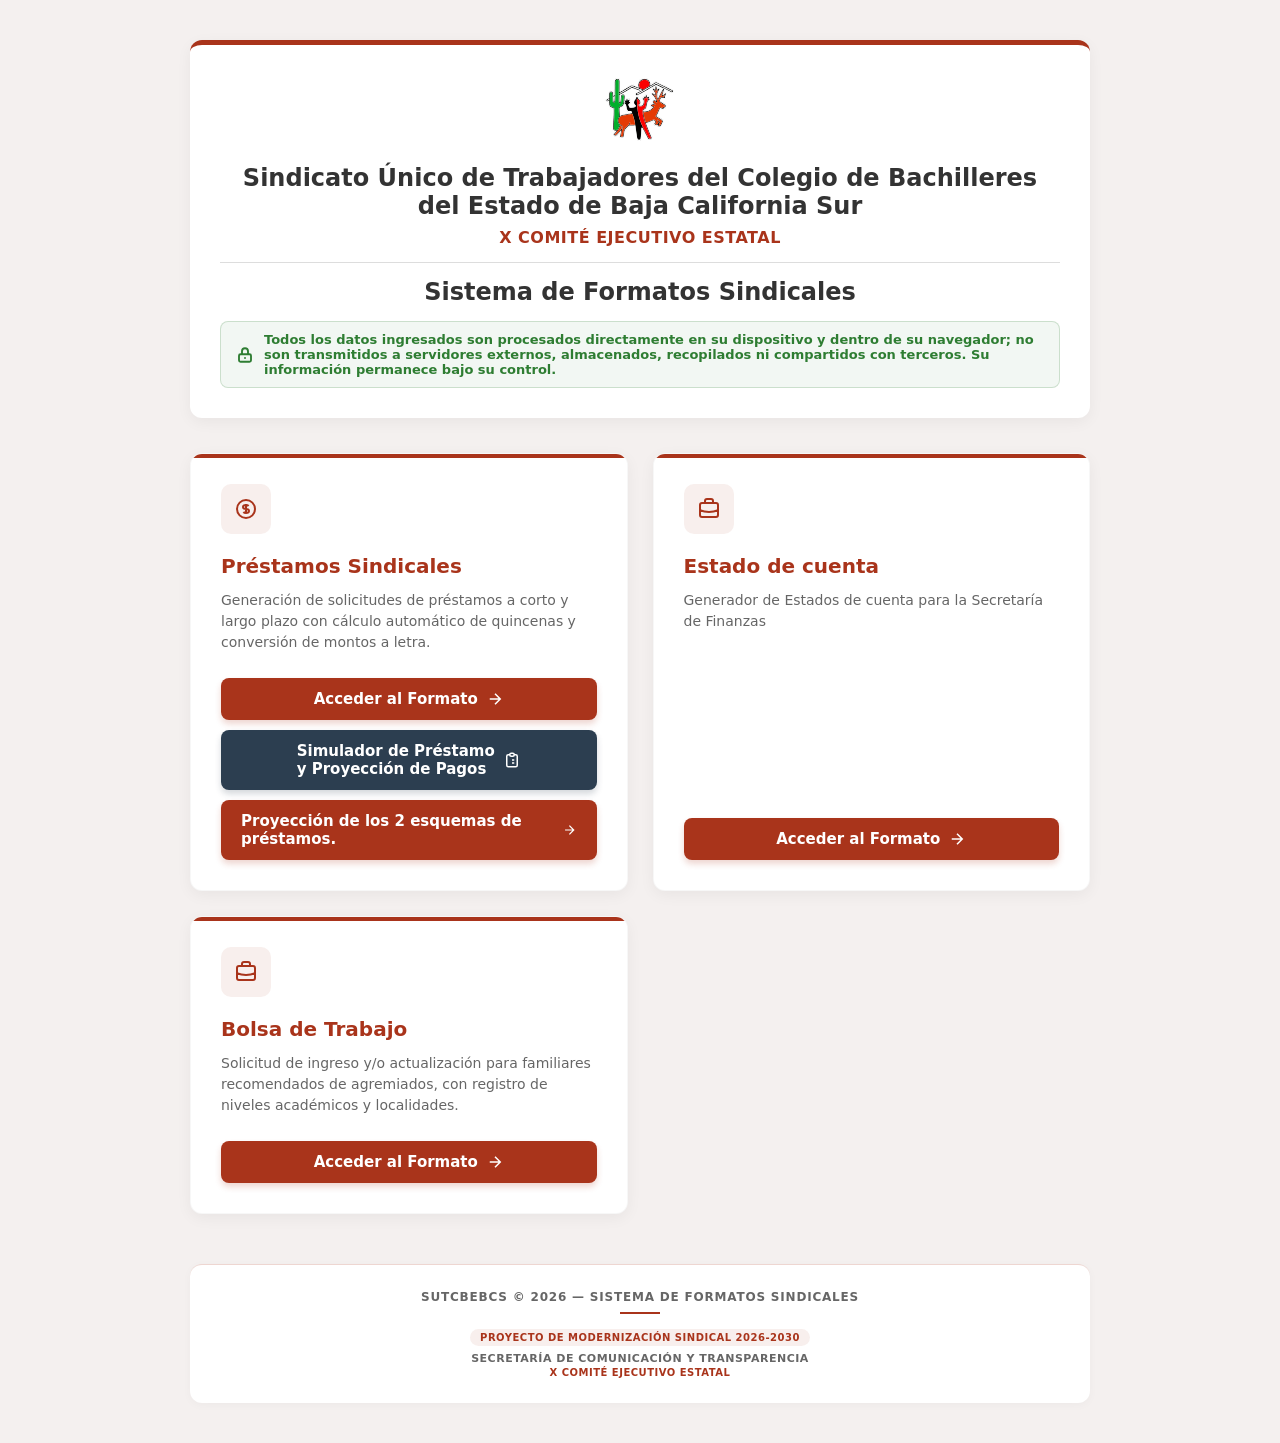
<file: index.html>
<!DOCTYPE html>
<html lang="es">
<head>
    <meta charset="UTF-8">
    <meta name="viewport" content="width=device-width, initial-scale=1.0">
    <title>Portal de Trámites Sindicales - SUTCBEBCS</title>
<style>
        :root {
            --primary: #A9341B;
            --primary-dark: #822714;
            --primary-light: #c04f37;
            --bg-color: #f4f0ef;
            --surface: #ffffff;
            --text: #333333;
            --text-muted: #666666;
            --border: #dddddd;
        }

        * { box-sizing: border-box; }

        body {
            background-color: var(--bg-color);
            font-family: 'Segoe UI', system-ui, -apple-system, sans-serif;
            margin: 0;
            padding: 40px 20px;
            color: var(--text);
            display: flex;
            flex-direction: column;
            min-height: 100vh;
            justify-content: space-between;
            align-items: center;
        }

        .portal-container {
            width: 100%;
            max-width: 900px;
            margin: 0 auto;
        }

        /* Encabezado Institucional */
        .header-card {
            background: var(--surface);
            padding: 30px;
            border-radius: 12px;
            box-shadow: 0 4px 15px rgba(0,0,0,0.05);
            text-align: center;
            margin-bottom: 35px;
            position: relative;
            border-top: 5px solid var(--primary);
        }

        .logo-institucional {
            width: 70px;
            height: auto;
            margin-bottom: 15px;
        }

        .header-card h1 {
            font-size: 20px;
            margin: 0 0 8px 0;
            color: var(--text);
            font-weight: 700;
        }

        .header-card h2 {
            color: var(--primary);
            font-size: 15px;
            margin: 0 0 15px 0;
            font-weight: 600;
            text-transform: uppercase;
            letter-spacing: 0.5px;
        }

        .portal-title {
            font-size: 22px;
            font-weight: 700;
            color: var(--text);
            margin-top: 10px;
            padding-top: 15px;
            border-top: 1px solid var(--border);
        }

        /* Estilo del Disclaimer de Privacidad */
        .privacy-disclaimer {
            display: flex;
            align-items: center;
            justify-content: center;
            gap: 10px;
            background: rgba(46, 125, 50, 0.06);
            border: 1px solid rgba(46, 125, 50, 0.2);
            color: #2e7d32;
            padding: 10px 15px;
            border-radius: 8px;
            font-size: 13px;
            font-weight: 600;
            margin-top: 15px;
            text-align: left;
        }

        .privacy-disclaimer svg {
            flex-shrink: 0;
            color: #2e7d32;
        }

        /* Cuadrícula de Tarjetas de Acceso */
        .cards-grid {
            display: grid;
            grid-template-columns: repeat(auto-fit, minmax(320px, 1fr));
            gap: 25px;
        }

        .card {
            background: var(--surface);
            border-radius: 12px;
            padding: 30px;
            box-shadow: 0 4px 15px rgba(0,0,0,0.05);
            transition: transform 0.3s ease, box-shadow 0.3s ease;
            display: flex;
            flex-direction: column;
            justify-content: space-between;
            border: 1px solid rgba(0,0,0,0.03);
            position: relative;
            overflow: hidden;
        }

        .card::before {
            content: "";
            position: absolute;
            top: 0; left: 0; right: 0;
            height: 4px;
            background: var(--primary);
            transition: height 0.3s ease;
        }

        .card:hover {
            transform: translateY(-6px);
            box-shadow: 0 12px 25px rgba(169, 52, 27, 0.12);
        }

        .card:hover::before {
            height: 8px;
        }

        .card-content h3 {
            font-size: 20px;
            color: var(--primary);
            margin: 0 0 12px 0;
            display: flex;
            align-items: center;
            gap: 10px;
        }

        .card-content p {
            font-size: 14px;
            color: var(--text-muted);
            line-height: 1.5;
            margin: 0 0 25px 0;
        }

        .card-icon {
            background: rgba(169, 52, 27, 0.08);
            width: 50px;
            height: 50px;
            border-radius: 10px;
            display: flex;
            align-items: center;
            justify-content: center;
            color: var(--primary);
            margin-bottom: 20px;
        }

        .btn-card {
            display: inline-flex;
            align-items: center;
            justify-content: center;
            gap: 8px;
            text-decoration: none;
            background-color: var(--primary);
            color: white;
            padding: 12px 20px;
            border-radius: 8px;
            font-size: 15px;
            font-weight: 600;
            transition: background-color 0.2s, box-shadow 0.2s;
            width: 100%;
            box-shadow: 0 4px 6px rgba(169, 52, 27, 0.2);
        }

        .btn-card:hover {
            background-color: var(--primary-dark);
            box-shadow: 0 6px 12px rgba(139, 39, 20, 0.3);
        }

        /* Créditos Institucionales / Footer */
        footer {
            margin-top: 50px;
            width: 100%;
            max-width: 900px;
            text-align: center;
            padding: 25px 20px;
            border-top: 1px solid rgba(169, 52, 27, 0.2);
            background: var(--surface);
            border-radius: 12px;
            box-shadow: 0 2px 10px rgba(0,0,0,0.03);
        }

        .footer-org {
            font-size: 12px;
            font-weight: 700;
            color: var(--text-muted);
            text-transform: uppercase;
            letter-spacing: 0.8px;
            margin-bottom: 6px;
        }

        .footer-divider {
            width: 40px;
            height: 2px;
            background: var(--primary);
            margin: 8px auto 12px auto;
        }

        @media(min-width: 768px) {
            .header-card h1 { font-size: 24px; }
            .header-card h2 { font-size: 16px; }
            .portal-title { font-size: 24px; }
        }

        .credits-container {
            margin-top: 8px;
        }
        .credits-badge {
            display: inline-block;
            font-size: 10px;
            font-weight: 700;
            text-transform: uppercase;
            color: var(--primary);
            background: rgba(169, 52, 27, 0.08);
            padding: 3px 10px;
            border-radius: 20px;
            margin-bottom: 6px;
            letter-spacing: 0.5px;
        }
        .footer-name {
            font-size: 13px;
            font-weight: 700;
            color: var(--text);
            margin-bottom: 2px;
        }
        .footer-role {
            font-size: 11px;
            color: var(--text-muted);
            font-weight: 600;
            text-transform: uppercase;
            letter-spacing: 0.5px;
        }
        .footer-committee {
            font-size: 10px;
            color: var(--primary);
            font-weight: 600;
            text-transform: uppercase;
            letter-spacing: 0.5px;
            margin-top: 2px;
        }
    </style>
</head>
<body>

    <div class="portal-container">
        <!-- Encabezado Institucional -->
        <div class="header-card">
            <img src="prestamo/logo.svg" class="logo-institucional" alt="Logo SUTCBEBCS">
            <h1>Sindicato Único de Trabajadores del Colegio de Bachilleres <br>del Estado de Baja California Sur</h1>
            <h2>X Comité Ejecutivo Estatal</h2>
            <div class="portal-title">Sistema de Formatos Sindicales</div>
            
            <!-- Aviso de Privacidad / Seguridad Local -->
            <div class="privacy-disclaimer">
                <svg width="18" height="18" fill="none" stroke="currentColor" stroke-width="2.5" viewBox="0 0 24 24"><path d="M12 15v2m-6 4h12a2 2 0 002-2v-6a2 2 0 00-2-2H6a2 2 0 00-2 2v6a2 2 0 002 2zm10-10V7a4 4 0 00-8 0v4h8z"></path></svg>
                <span>Todos los datos ingresados son procesados 
                    <strong>directamente en su dispositivo y dentro de su navegador</strong>; no son transmitidos a servidores externos, almacenados, recopilados ni compartidos con terceros. 
                    <strong>Su información permanece bajo su control.</strong></span>
            </div>
        </div>

        <!-- Tarjetas de Acceso a los Módulos -->
        <div class="cards-grid">
            
           <!-- Tarjeta Préstamos -->
            <div class="card">
                <div class="card-content">
                    <div class="card-icon">
                        <svg width="24" height="24" fill="none" stroke="currentColor" stroke-width="2" viewBox="0 0 24 24"><path d="M12 8c-1.657 0-3 .895-3 2s1.343 2 3 2 3 .895 3 2-1.343 2-3 2m0-8c1.11 0 2.08.402 2.599 1M12 8V7m0 1v8m0 0v1m0-1c-1.11 0-2.08-.402-2.599-1M21 12a9 9 0 11-18 0 9 9 0 0118 0z"></path></svg>
                    </div>
                    <h3>Préstamos Sindicales</h3>
                    <p>Generación de solicitudes de préstamos a corto y largo plazo con cálculo automático de quincenas y conversión de montos a letra.</p>
                </div>
                <div style="display: flex; flex-direction: column; gap: 10px;">
                    <a href="prestamo/index.html" class="btn-card">
                        Acceder al Formato
                        <svg width="18" height="18" fill="none" stroke="currentColor" stroke-width="2" viewBox="0 0 24 24"><path d="M5 12h14M12 5l7 7-7 7"></path></svg>
                    </a>
                    <a href="prestamo/calculadora.html" class="btn-card" style="background-color: #2c3e50; box-shadow: 0 4px 6px rgba(44, 62, 80, 0.2);">
                        Simulador de Préstamo <br> y Proyección de Pagos
                        <svg width="18" height="18" fill="none" stroke="currentColor" stroke-width="2" viewBox="0 0 24 24"><path d="M9 5H7a2 2 0 00-2 2v12a2 2 0 002 2h10a2 2 0 002-2V7a2 2 0 00-2-2h-2M9 5a2 2 0 002 2h2a2 2 0 002-2M9 5a2 2 0 012-2h2a2 2 0 012 2m-3 7h3m-3 4h3m-6-4h.01M9 16h.01"></path></svg>
                    </a>
                    <a href="prestamo/propuesta_prestamos.html" class="btn-card">
                        Proyección de los 2 esquemas de préstamos.
                        <svg width="18" height="18" fill="none" stroke="currentColor" stroke-width="2" viewBox="0 0 24 24"><path d="M5 12h14M12 5l7 7-7 7"></path></svg>
                    </a>
                </div>
            </div>

            <!-- Estado de Cuenta -->
            <div class="card">
                <div class="card-content">
                    <div class="card-icon">
                        <svg width="24" height="24" fill="none" stroke="currentColor" stroke-width="2" viewBox="0 0 24 24"><path d="M21 13.255A23.931 23.931 0 0112 15c-3.183 0-6.22-.62-9-1.745M16 6V4a2 2 0 00-2-2h-4a2 2 0 00-2 2v2m4 6h.01M5 20h14a2 2 0 002-2V8a2 2 0 00-2-2H5a2 2 0 00-2 2v10a2 2 0 002 2z"></path></svg>
                    </div>
                    <h3>Estado de cuenta</h3>
                    <p>Generador de Estados de cuenta para la Secretaría de Finanzas</p>
                </div>
                <a href="edocuenta/estado_cuenta_sutcbebcs.html" class="btn-card">
                    Acceder al Formato
                    <svg width="18" height="18" fill="none" stroke="currentColor" stroke-width="2" viewBox="0 0 24 24"><path d="M5 12h14M12 5l7 7-7 7"></path></svg>
                </a>
            </div>

            <!-- Tarjeta Bolsa de Trabajo -->
            <div class="card">
                <div class="card-content">
                    <div class="card-icon">
                        <svg width="24" height="24" fill="none" stroke="currentColor" stroke-width="2" viewBox="0 0 24 24"><path d="M21 13.255A23.931 23.931 0 0112 15c-3.183 0-6.22-.62-9-1.745M16 6V4a2 2 0 00-2-2h-4a2 2 0 00-2 2v2m4 6h.01M5 20h14a2 2 0 002-2V8a2 2 0 00-2-2H5a2 2 0 00-2 2v10a2 2 0 002 2z"></path></svg>
                    </div>
                    <h3>Bolsa de Trabajo</h3>
                    <p>Solicitud de ingreso y/o actualización para familiares recomendados de agremiados, con registro de niveles académicos y localidades.</p>
                </div>
                <a href="bolsatrabajo/index.html" class="btn-card">
                    Acceder al Formato
                    <svg width="18" height="18" fill="none" stroke="currentColor" stroke-width="2" viewBox="0 0 24 24"><path d="M5 12h14M12 5l7 7-7 7"></path></svg>
                </a>
            </div>

        </div>
    </div>

    <footer>
        <div class="footer-org">SUTCBEBCS © 2026 — Sistema de Formatos Sindicales</div>
        <div class="footer-divider"></div>        
        <div class="credits-container">
            <span class="credits-badge">Proyecto de Modernización Sindical 2026-2030</span>
            <div class="footer-role">Secretaría de Comunicación y Transparencia</div>
            <div class="footer-committee">X Comité Ejecutivo Estatal</div>
        </div>
    </footer>
</body>
</html>
</file>
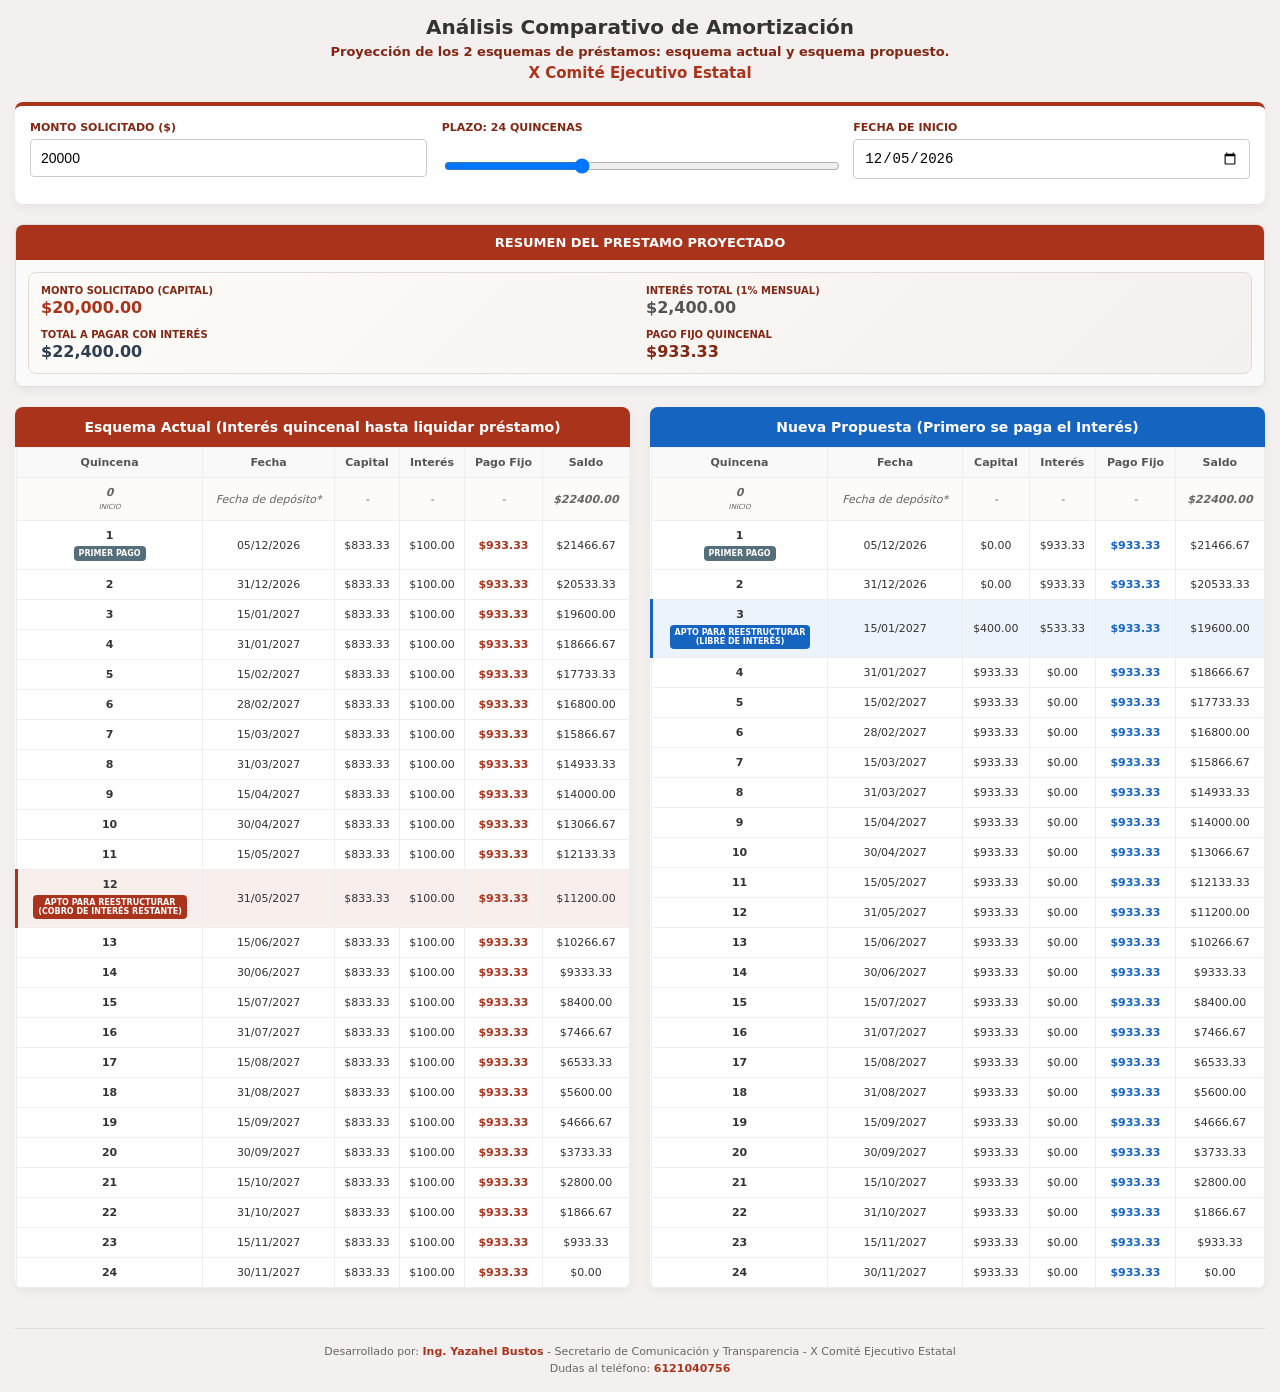
<file: Propuesta de prestamos.html>
<!DOCTYPE html>
<html lang="es">
<head>
    <meta charset="UTF-8">
    <meta name="viewport" content="width=device-width, initial-scale=1.0">
    <title>Comparativo de Préstamos - SUTCBEBCS</title>
    <style>
        :root {
            --primary: #A9341B;
            --primary-dark: #822714;
            --blue: #1565c0;
            --bg-color: #f4f0ef;
            --text: #333333;
        }
        * { box-sizing: border-box; }
        body { 
            font-family: 'Segoe UI', system-ui, -apple-system, sans-serif; 
            background: var(--bg-color); 
            margin: 0; 
            padding: 15px; 
            color: var(--text); 
            -webkit-text-size-adjust: 100%;
        }
        .header { text-align: center; margin-bottom: 20px; }
        .header h1 { font-size: 20px; color: var(--text); margin: 0; }
        .header h2 { color: var(--primary); font-size: 15px; margin: 5px 0 0 0; }
        .header h3 { color: var(--primary-dark); font-size: 13px; margin: 5px 0 0 0; }
        
        .controls { 
            background: white; 
            padding: 15px; 
            border-radius: 8px; 
            box-shadow: 0 4px 10px rgba(0,0,0,0.05); 
            margin-bottom: 20px; 
            display: grid; 
            grid-template-columns: repeat(3, 1fr); 
            gap: 15px; 
            border-top: 4px solid var(--primary); 
        }
        .field label { font-size: 11px; font-weight: bold; color: var(--primary-dark); display: block; margin-bottom: 5px; }
        .field input { width: 100%; padding: 10px; border: 1px solid #ccc; border-radius: 4px; box-sizing: border-box; font-size: 14px; }
        
        /* Estilos de Sección y Resumen Financiero */
        .section { border: 1px solid #dddddd; border-radius: 8px; margin-bottom: 20px; overflow: hidden; background: white; box-shadow: 0 4px 10px rgba(0,0,0,0.05); }
        .section-title { background: var(--primary); color: white; padding: 10px 15px; font-weight: 600; font-size: 13px; text-align: center; }
        .section-body { padding: 12px; background: rgba(250, 249, 249, 0.85); }
        
        .summary-box {
            display: grid;
            grid-template-columns: repeat(2, 1fr);
            gap: 12px;
            background: linear-gradient(135deg, #fdfbf7 0%, #f4f0ef 100%);
            border: 1px solid #e2dad6;
            border-radius: 8px;
            padding: 12px;
        }
        .summary-item {
            display: flex;
            flex-direction: column;
        }
        .summary-label {
            font-size: 10px;
            font-weight: 700;
            color: var(--primary-dark);
            text-transform: uppercase;
        }
        .summary-value {
            font-size: 16px;
            font-weight: bold;
            color: var(--text);
            margin-top: 2px;
        }

        .grid-container { display: grid; grid-template-columns: 1fr 1fr; gap: 20px; }
        
        .panel { background: white; border-radius: 8px; overflow: hidden; box-shadow: 0 4px 10px rgba(0,0,0,0.05); margin-bottom: 15px; }
        .panel-header { padding: 12px; color: white; text-align: center; font-weight: bold; font-size: 14px; }
        .bg-primary { background: var(--primary); }
        .bg-blue { background: var(--blue); }
        
        /* Contenedor con scroll táctil para las tablas en móviles */
        .table-responsive {
            width: 100%;
            overflow-x: auto;
            -webkit-overflow-scrolling: touch;
        }
        
        table { width: 100%; border-collapse: collapse; font-size: 11px; min-width: 480px; }
        th, td { border: 1px solid #eee; padding: 8px 6px; text-align: center; }
        th { background: #f9f9f9; color: #555; font-size: 11px; }
        
        /* Fila cero (Inicio) */
        .row-zero { background-color: #fcfbfa; font-style: italic; color: #666; }

        /* Resaltados Nueva Propuesta (Azul) */
        .reestructura-row { background-color: rgba(21, 101, 192, 0.08); border-left: 3px solid var(--blue); }
        .badge-reestructura { background: var(--blue); }
        
        /* Resaltados Esquema Actual (Rojo) */
        .reestructura-row-a { background-color: rgba(169, 52, 27, 0.08); border-left: 3px solid var(--primary); }
        .badge-reestructura-a { background: var(--primary); }

        /* Badge Primer Pago */
        .badge-primer { background: #546e7a; color: white; }

        .badge { font-size: 8px; padding: 3px 5px; border-radius: 4px; color: white; display: inline-block; margin-top: 4px; text-transform: uppercase; font-weight: bold;}
        
        /* Estilos del Footer */
        footer {
            text-align: center;
            margin-top: 25px;
            padding-top: 15px;
            border-top: 1px solid #dddddd;
            color: #666666;
            font-size: 11px;
            line-height: 1.5;
        }
        footer strong {
            color: var(--primary);
            font-weight: 700;
        }

        /* --- MEDIA QUERIES PARA ADAPTACIÓN MÓVIL EXACTA --- */
        @media(max-width: 900px) { 
            .grid-container { grid-template-columns: 1fr; } 
            .controls { grid-template-columns: 1fr; gap: 12px; } 
        }
        
        @media(max-width: 480px) {
            body { padding: 8px; }
            .header h1 { font-size: 17px; }
            .header h2 { font-size: 13px; }
            .header h3 { font-size: 11px; }
            .summary-box { grid-template-columns: 1fr; }
            .summary-value { font-size: 15px; }
        }
    </style>
</head>
<body>

<div class="header">
    <h1>Análisis Comparativo de Amortización</h1>
    <h3>Proyección de los 2 esquemas de préstamos: esquema actual y esquema propuesto.</h3> 
    <h2>X Comité Ejecutivo Estatal</h2>
</div>

<div class="controls">
    <div class="field">
        <label>MONTO SOLICITADO ($)</label>
        <input type="number" id="calc_monto" min="5000" max="60000" value="20000" oninput="calcularAmbos()">
    </div>
    <div class="field">
        <label>PLAZO: <span id="lbl_quincenas">24</span> QUINCENAS</label>
        <input type="range" id="calc_quincenas" min="6" max="60" value="24" oninput="calcularAmbos()" style="cursor:pointer; margin-top: 8px;">
    </div>
    <div class="field">
        <label>FECHA DE INICIO</label>
        <input type="date" id="calc_fecha" onchange="calcularAmbos()">
    </div>
</div>

<!-- Resumen Financiero Global -->
<div class="section">
    <div class="section-title">RESUMEN DEL PRESTAMO PROYECTADO</div>
    <div class="section-body">
        <div class="summary-box">
            <div class="summary-item">
                <span class="summary-label">Monto Solicitado (Capital)</span>
                <span id="res_capital" class="summary-value" style="color: var(--primary);">$0.00</span>
            </div>
            <div class="summary-item">
                <span class="summary-label">Interés Total (1% Mensual)</span>
                <span id="res_interes" class="summary-value" style="color: #555;">$0.00</span>
            </div>
            <div class="summary-item">
                <span class="summary-label">Total a Pagar con Interés</span>
                <span id="res_total" class="summary-value" style="color: #2c3e50;">$0.00</span>
            </div>
            <div class="summary-item">
                <span class="summary-label">Pago Fijo Quincenal</span>
                <span id="res_pago_q" class="summary-value" style="color: var(--primary-dark);">$0.00</span>
            </div>
        </div>
    </div>
</div>

<div class="grid-container">
    <!-- PANEL 1: ESQUEMA ACTUAL -->
    <div class="panel">
        <div class="panel-header bg-primary">Esquema Actual (Interés quincenal hasta liquidar préstamo)</div>
        <div class="table-responsive">
            <table>
                <thead>
                    <tr><th>Quincena</th><th>Fecha</th><th>Capital</th><th>Interés</th><th>Pago Fijo</th><th>Saldo</th></tr>
                </thead>
                <tbody id="tb_actual"></tbody>
            </table>
        </div>
    </div>

    <!-- PANEL 2: NUEVA PROPUESTA -->
    <div class="panel">
        <div class="panel-header bg-blue">Nueva Propuesta (Primero se paga el Interés)</div>
        <div class="table-responsive">
            <table>
                <thead>
                    <tr><th>Quincena</th><th>Fecha</th><th>Capital</th><th>Interés</th><th>Pago Fijo</th><th>Saldo</th></tr>
                </thead>
                <tbody id="tb_propuesta"></tbody>
            </table>
        </div>
    </div>
</div>

<footer>
    Desarrollado por: <strong>Ing. Yazahel Bustos</strong> - Secretario de Comunicación y Transparencia - X Comité Ejecutivo Estatal <br> Dudas al teléfono: <strong>6121040756</strong>
</footer>

<script>
    // Configuración de fechas inicial
    let hoy = new Date();
    document.getElementById('calc_fecha').value = hoy.toISOString().split('T')[0];

    // Validación automática al perder el foco (blur) para montos menores a $5,000
    document.getElementById('calc_monto').addEventListener('blur', function() {
        let montoVal = parseFloat(this.value);
        if (isNaN(montoVal) || montoVal < 5000) {
            this.value = 5000;
            calcularAmbos();
        }
    });

    function obtenerSiguienteQuincena(fechaStr) {
        let partes = fechaStr.split('-');
        let y = parseInt(partes[0]), m = parseInt(partes[1]) - 1, d = parseInt(partes[2]);
        let next = d <= 15 ? new Date(y, m + 1, 0) : new Date(y, m + 1, 15);
        return next.toISOString().split('T')[0];
    }
    
    function formatearFecha(f) {
        let p = f.split('-'); return `${p[2]}/${p[1]}/${p[0]}`;
    }

    function calcularAmbos() {
        let montoInput = document.getElementById('calc_monto');
        let monto = parseFloat(montoInput.value) || 0;
        
        // Limitar estrictamente al máximo permitido en tiempo real ($60,000)
        if (monto > 60000) {
            monto = 60000;
            montoInput.value = 60000;
        }
        
        let quincenas = parseInt(document.getElementById('calc_quincenas').value);
        document.getElementById('lbl_quincenas').textContent = quincenas;
        let fecha = document.getElementById('calc_fecha').value;

        let interesTotal = monto * 0.01 * (quincenas / 2);
        let totalPagar = monto + interesTotal;
        let pagoFijo = quincenas > 0 ? totalPagar / quincenas : 0;

        // Actualizar valores en el Resumen Financiero Global
        document.getElementById('res_capital').textContent = '$' + monto.toLocaleString('es-MX', {minimumFractionDigits: 2, maximumFractionDigits: 2});
        document.getElementById('res_interes').textContent = '$' + interesTotal.toLocaleString('es-MX', {minimumFractionDigits: 2, maximumFractionDigits: 2});
        document.getElementById('res_total').textContent = '$' + totalPagar.toLocaleString('es-MX', {minimumFractionDigits: 2, maximumFractionDigits: 2});
        document.getElementById('res_pago_q').textContent = '$' + pagoFijo.toLocaleString('es-MX', {minimumFractionDigits: 2, maximumFractionDigits: 2});

        let fechas = [];
        let fTemp = fecha;
        for(let i=0; i<quincenas; i++) {
            fechas.push(fTemp);
            fTemp = obtenerSiguienteQuincena(fTemp);
        }

        let tbActual = document.getElementById('tb_actual');
        let tbPropuesta = document.getElementById('tb_propuesta');
        tbActual.innerHTML = ''; tbPropuesta.innerHTML = '';

        // --- FILA 0: INICIO DEL PRÉSTAMO (Común para ambos paneles) ---
        let filaCeroHtml = `
            <tr class="row-zero">
                <td><b>0</b><br><span style="font-size: 7px; text-transform: uppercase;">Inicio</span></td>
                <td>Fecha de depósito*</td>
                <td>-</td>
                <td>-</td>
                <td>-</td>
                <td><b>$${totalPagar.toFixed(2)}</b></td>
            </tr>
        `;
        tbActual.innerHTML += filaCeroHtml;
        tbPropuesta.innerHTML += filaCeroHtml;

        // Variables comunes
        let umbral = monto / 2;

        // Variables Esquema Actual
        let capQ = monto / quincenas, intQ = interesTotal / quincenas;
        let saldoA = monto + interesTotal;
        let capitalPendienteA = monto;
        let mostroReestructuraA = false;

        // Variables Nueva Propuesta
        let interesPendiente = interesTotal;
        let capitalPendiente = monto;
        let saldoP = monto + interesTotal;
        let mostroReestructura = false;

        for(let i=1; i<=quincenas; i++) {
            
            // Badge genérico para la quincena 1
            let badgePrimerPagoHtml = (i === 1) ? `<br><span class="badge badge-primer">Primer Pago</span>` : '';

            // ----- LÓGICA Y RENDERIZADO: ESQUEMA ACTUAL -----
            saldoA -= pagoFijo; if(saldoA < 0.01) saldoA = 0;
            capitalPendienteA -= capQ;

            let esReestructuraA = false;
            // Detona al 50% del capital
            if(capitalPendienteA <= (umbral + 0.01) && !mostroReestructuraA && i !== quincenas) {
                esReestructuraA = true; 
                mostroReestructuraA = true;
            }

            let claseA = esReestructuraA ? 'reestructura-row-a' : '';
            let badgeHtmlA = esReestructuraA ? `<br><span class="badge badge-reestructura-a">Apto para reestructurar<br>(cobro de interés restante)</span>` : '';

            tbActual.innerHTML += `<tr class="${claseA}">
                <td><b>${i}</b> ${badgePrimerPagoHtml} ${badgeHtmlA}</td><td>${formatearFecha(fechas[i-1])}</td>
                <td>$${capQ.toFixed(2)}</td><td>$${intQ.toFixed(2)}</td>
                <td style="color:var(--primary); font-weight:bold;">$${pagoFijo.toFixed(2)}</td>
                <td>$${saldoA.toFixed(2)}</td>
            </tr>`;

            // ----- LÓGICA Y RENDERIZADO: NUEVA PROPUESTA -----
            let capFila = 0, intFila = 0;
            
            if(interesPendiente > 0) {
                if(interesPendiente >= (pagoFijo - 0.01)) { // Tolerancia decimal
                    intFila = pagoFijo; 
                    interesPendiente -= pagoFijo;
                } else {
                    intFila = interesPendiente; 
                    capFila = pagoFijo - interesPendiente; 
                    interesPendiente = 0; 
                    capitalPendiente -= capFila;
                }
            } else { 
                capFila = pagoFijo; 
                capitalPendiente -= capFila; 
            }
            
            if(interesPendiente < 0.01) interesPendiente = 0;
            saldoP -= pagoFijo; if(saldoP < 0.01) saldoP = 0;

            let esReestructura = false;
            // Detona en cuanto el interés se liquida a $0.00
            if(interesPendiente === 0 && !mostroReestructura && i !== quincenas) {
                esReestructura = true; 
                mostroReestructura = true;
            }

            let claseP = esReestructura ? 'reestructura-row' : '';
            let badgeHtml = esReestructura ? `<br><span class="badge badge-reestructura">Apto para reestructurar<br>(Libre de Interés)</span>` : '';

            tbPropuesta.innerHTML += `<tr class="${claseP}">
                <td><b>${i}</b> ${badgePrimerPagoHtml} ${badgeHtml}</td><td>${formatearFecha(fechas[i-1])}</td>
                <td>$${capFila.toFixed(2)}</td><td>$${intFila.toFixed(2)}</td>
                <td style="color:var(--blue); font-weight:bold;">$${pagoFijo.toFixed(2)}</td>
                <td>$${saldoP.toFixed(2)}</td>
            </tr>`;
        }
    }
    
    calcularAmbos();
</script>
</body>
</html>
</file>
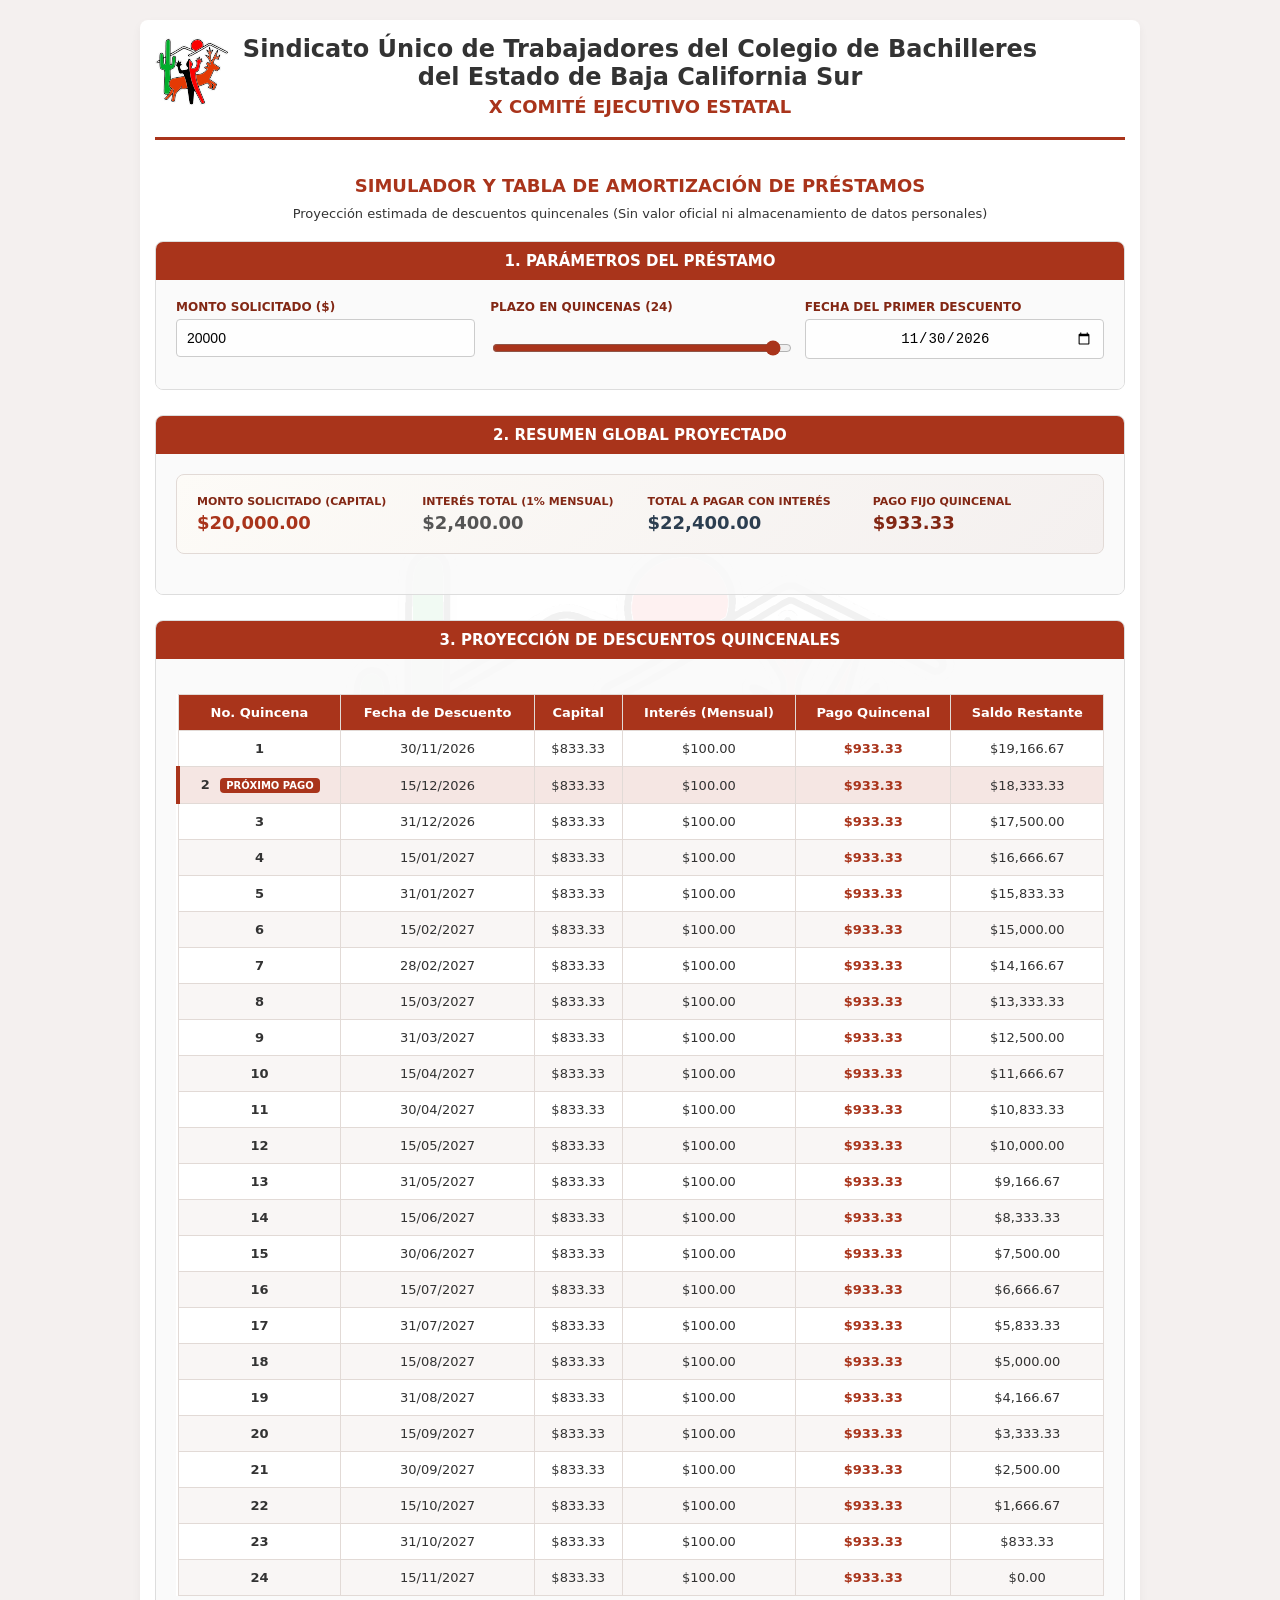
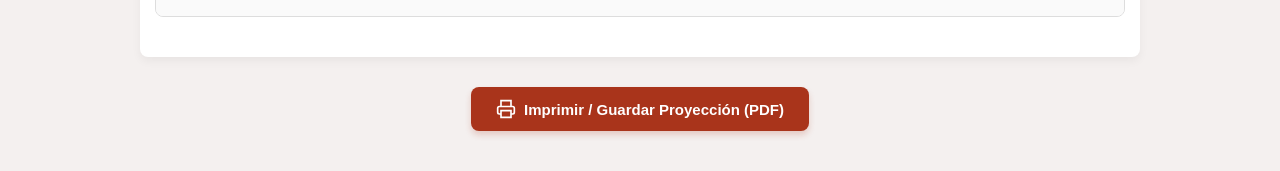
<file: prestamo/calculadora.html>
<!DOCTYPE html>
<html lang="es">
<head>
    <meta charset="UTF-8">
    <meta name="viewport" content="width=device-width, initial-scale=1.0">
    <title>Simulador de Pagos y Tabla de Amortización - SUTCBEBCS</title>
    <link rel="stylesheet" href="style.css">
    <style>
        .amort-table {
            width: 100%;
            border-collapse: collapse;
            margin-top: 15px;
            font-size: 13px;
            background: white;
        }
        .amort-table th, .amort-table td {
            border: 1px solid #e2dad6;
            padding: 10px 12px;
            text-align: center;
        }
        .amort-table th {
            background-color: var(--primary);
            color: white;
            font-weight: 600;
        }
        .amort-table tr:nth-child(even) {
            background-color: #f9f6f5;
        }
        .summary-box {
            display: grid;
            grid-template-columns: repeat(auto-fit, minmax(200px, 1fr));
            gap: 15px;
            background: linear-gradient(135deg, #fdfbf7 0%, #f4f0ef 100%);
            border: 1px solid #e2dad6;
            border-radius: 8px;
            padding: 20px;
            margin-bottom: 20px;
        }
        .summary-item {
            display: flex;
            flex-direction: column;
        }
        .summary-label {
            font-size: 11px;
            font-weight: 700;
            color: var(--primary-dark);
            text-transform: uppercase;
        }
        .summary-value {
            font-size: 18px;
            font-weight: bold;
            color: var(--text);
            margin-top: 4px;
        }
        /* Estilo para resaltar la quincena actual / próximo pago */
        .amort-table tr.current-row {
            background-color: rgba(169, 52, 27, 0.12) !important;
            border-left: 4px solid var(--primary);
        }
        .current-badge {
            background-color: var(--primary);
            color: white;
            font-size: 10px;
            font-weight: 700;
            padding: 2px 6px;
            border-radius: 4px;
            text-transform: uppercase;
            margin-left: 6px;
            display: inline-block;
        }

        /* Estilos optimizados y profesionales para impresión en 1 sola hoja */
        @media print {
            @page {
                size: portrait;
                margin: 8mm;
            }

            /* Ocultar elementos de navegación y controles de edición */
            .top-bar, 
            div[style*="margin-top: 30px; text-align: center;"] {
                display: none !important;
            }

            /* Ocultar por completo la sección 1 (Parámetros) al imprimir para ganar espacio limpio */
            .section:nth-of-type(1) {
                display: none !important;
            }

            body {
                background: white !important;
                padding: 0 !important;
                font-size: 10px !important;
                color: #222 !important;
                font-family: 'Segoe UI', Arial, sans-serif !important;
            }

            .sheet {
                box-shadow: none !important;
                border: none !important;
                padding: 0 !important;
                margin: 0 !important;
                width: 100% !important;
            }

            .app-container {
                max-width: 100% !important;
                padding: 0 !important;
            }

            .header {
                margin-bottom: 8px !important;
                border-bottom: 2px solid var(--primary);
                padding-bottom: 6px;
            }

            .header img.logo-institucional {
                width: 45px !important;
                margin-bottom: 2px !important;
            }

            .header h1 {
                font-size: 14px !important;
                margin-bottom: 2px !important;
                color: #111 !important;
            }

            .header h2 {
                font-size: 10px !important;
                margin-bottom: 4px !important;
                color: var(--primary) !important;
            }

            .section-title-main {
                font-size: 13px !important;
                margin-bottom: 2px !important;
                font-weight: bold;
                color: #111 !important;
            }

            /* Subtítulo aclaratorio más sutil */
            div[style*="text-align: center; margin-bottom: 20px;"] {
                font-size: 9px !important;
                margin-bottom: 8px !important;
                color: #666 !important;
            }

            .section {
                margin-bottom: 8px !important;
            }

            .section-title {
                background: var(--primary) !important;
                color: white !important;
                -webkit-print-color-adjust: exact;
                print-color-adjust: exact;
                padding: 4px 8px !important;
                font-size: 10.5px !important;
                margin-bottom: 4px !important;
                border-radius: 4px 4px 0 0;
            }

            /* Estilo ejecutivo para el resumen global */
            .summary-box {
                background: #fdfbf7 !important;
                -webkit-print-color-adjust: exact;
                print-color-adjust: exact;
                border: 1px solid #dcd6d0 !important;
                padding: 8px 12px !important;
                margin-bottom: 8px !important;
                gap: 8px !important;
                border-radius: 0 0 6px 6px;
            }

            .summary-value {
                font-size: 13px !important;
            }

            .summary-label {
                font-size: 9px !important;
                color: #555 !important;
            }

            /* Estilo impecable para la tabla de amortización */
            .amort-table {
                font-size: 10px !important;
                margin-top: 2px !important;
                border-collapse: collapse !important;
                width: 100% !important;
            }

            .amort-table th {
                background-color: var(--primary) !important;
                color: white !important;
                -webkit-print-color-adjust: exact;
                print-color-adjust: exact;
                padding: 4px 6px !important;
                font-size: 10px !important;
            }

            .amort-table td {
                padding: 3.5px 6px !important;
                border: 1px solid #dcd6d0 !important;
            }

            .amort-table tr:nth-child(even) {
                background-color: #faf8f6 !important;
                -webkit-print-color-adjust: exact;
                print-color-adjust: exact;
            }

            /* Fila de la quincena actual / próximo pago */
            .amort-table tr.current-row {
                background-color: rgba(169, 52, 27, 0.08) !important;
                -webkit-print-color-adjust: exact;
                print-color-adjust: exact;
                border-left: 3px solid var(--primary) !important;
            }

            .current-badge {
                border: 1px solid var(--primary);
                color: var(--primary) !important;
                background: white !important;
                -webkit-print-color-adjust: exact;
                print-color-adjust: exact;
                font-size: 8px !important;
                padding: 1px 4px !important;
                font-weight: bold;
                border-radius: 3px;
            }
        }
    </style>
</head>
<body>

<div class="app-container" style="max-width: 1000px;">
    <div class="sheet">
        <div class="header">
            <img src="logo.svg" class="logo-institucional" alt="Logo SUTCBEBCS">
            <h1>Sindicato Único de Trabajadores del Colegio de Bachilleres <br> del Estado de Baja California Sur</h1>
            <h2>X COMITÉ EJECUTIVO ESTATAL</h2>
        </div>
        
        <div class="section-title-main">SIMULADOR Y TABLA DE AMORTIZACIÓN DE PRÉSTAMOS</div>
        <div style="text-align: center; margin-bottom: 20px; font-size: 13px; color: var(--text-muted);">
            Proyección estimada de descuentos quincenales (Sin valor oficial ni almacenamiento de datos personales)
        </div>

        <!-- Parámetros de Entrada -->
        <div class="section">
            <div class="section-title">1. PARÁMETROS DEL PRÉSTAMO</div>
            <div class="section-body grid">
                <div class="field col-span-4">
                    <label>MONTO SOLICITADO ($)</label>
                    <input type="number" id="calc_monto" step="0.01" min="100" max="20000" value="20000" oninput="calcularTabla()">
                </div>
                <div class="field col-span-4">
                    <label>PLAZO EN QUINCENAS (<span id="lbl_quincenas">24</span>)</label>
                    <input type="range" id="calc_quincenas" min="1" max="24" value="24" step="1" oninput="calcularTabla()" style="width: 100%; margin-top: 10px; cursor: pointer;">
                </div>
                <div class="field col-span-4">
                    <label>FECHA DEL PRIMER DESCUENTO</label>
                    <input type="date" id="calc_fecha" onchange="calcularTabla()" style="text-align: center;">
                </div>
            </div>
        </div>

        <!-- Resumen Financiero -->
        <div class="section">
            <div class="section-title">2. RESUMEN GLOBAL PROYECTADO</div>
            <div class="section-body">
                <div class="summary-box">
                    <div class="summary-item">
                        <span class="summary-label">Monto Solicitado (Capital)</span>
                        <span id="res_capital" class="summary-value" style="color: var(--primary);">$0.00</span>
                    </div>
                    <div class="summary-item">
                        <span class="summary-label">Interés Total (1% Mensual)</span>
                        <span id="res_interes" class="summary-value" style="color: #555;">$0.00</span>
                    </div>
                    <div class="summary-item">
                        <span class="summary-label">Total a Pagar con Interés</span>
                        <span id="res_total" class="summary-value" style="color: #2c3e50;">$0.00</span>
                    </div>
                    <div class="summary-item">
                        <span class="summary-label">Pago Fijo Quincenal</span>
                        <span id="res_pago_q" class="summary-value" style="color: var(--primary-dark);">$0.00</span>
                    </div>
                </div>
            </div>
        </div>

        <!-- Tabla Detallada de Amortización -->
        <div class="section">
            <div class="section-title">3. PROYECCIÓN DE DESCUENTOS QUINCENALES</div>
            <div class="section-body" style="overflow-x: auto;">
                <table class="amort-table">
                    <thead>
                        <tr>
                            <th>No. Quincena</th>
                            <th>Fecha de Descuento</th>
                            <th>Capital</th>
                            <th>Interés (Mensual)</th>
                            <th>Pago Quincenal</th>
                            <th>Saldo Restante</th>
                        </tr>
                    </thead>
                    <tbody id="tabla_amortizacion">
                        <!-- Generado por JavaScript -->
                    </tbody>
                </table>
            </div>
        </div>

    </div>
</div>

<script>
    // Función para obtener la quincena anterior (15 o fin de mes) menor o igual a la fecha de referencia
    function obtenerQuincenaAnterior(fechaRef) {
        let y = fechaRef.getFullYear();
        let m = fechaRef.getMonth(); // 0-11
        
        let c1 = new Date(y, m, 0);     // Fin del mes anterior
        let c2 = new Date(y, m, 15);    // 15 del mes actual
        let c3 = new Date(y, m + 1, 0); // Fin del mes actual

        let candidatos = [c1, c2, c3].filter(c => c <= fechaRef);
        let maxDate = new Date(Math.max.apply(null, candidatos));
        return maxDate.toISOString().split('T')[0];
    }

    // Función para calcular la siguiente quincena exacta (15 o fin de mes)
    function obtenerSiguienteQuincena(fechaStr) {
        let partes = fechaStr.split('-');
        let y = parseInt(partes[0]);
        let m = parseInt(partes[1]) - 1; // 0-11
        let d = parseInt(partes[2]);

        let fechaNext = new Date(y, m, d);

        if (d <= 15) {
            // Si el día es 15 o antes, el siguiente pago es el fin de este mismo mes
            fechaNext = new Date(y, m + 1, 0); 
        } else {
            // Si el día es mayor a 15, el siguiente pago es el 15 del próximo mes
            fechaNext = new Date(y, m + 1, 15);
        }

        return fechaNext.toISOString().split('T')[0];
    }

    function formatearFecha(fechaStr) {
        if (!fechaStr) return '';
        let partes = fechaStr.split('-');
        return `${partes[2]}/${partes[1]}/${partes[0]}`;
    }

    // Inicializar por defecto con la quincena anterior al día actual
    let hoyRef = new Date();
    hoyRef.setHours(0, 0, 0, 0);
    document.getElementById('calc_fecha').value = obtenerQuincenaAnterior(hoyRef);

    function calcularTabla() {
        let montoInput = document.getElementById('calc_monto');
        let monto = parseFloat(montoInput.value) || 0;
        
        // Limitar estrictamente al máximo permitido ($20,000)
        if (monto > 20000) {
            monto = 20000;
            montoInput.value = 20000;
        }
        if (monto < 0) monto = 0;

        let quincenasInput = document.getElementById('calc_quincenas');

        // Regla de plazos según el monto (Corto plazo <= 10000, Largo plazo > 10000)
        if (monto > 10000) {
            quincenasInput.min = 12;
            quincenasInput.max = 24;
            if (parseInt(quincenasInput.value) < 12) {
                quincenasInput.value = 12;
            }
        } else {
            quincenasInput.min = 1;
            quincenasInput.max = 12;
            if (parseInt(quincenasInput.value) > 12) {
                quincenasInput.value = 12;
            }
        }

        let quincenas = parseInt(quincenasInput.value) || 1;
        let fechaInicio = document.getElementById('calc_fecha').value;

        // Actualizar etiqueta del slider
        document.getElementById('lbl_quincenas').textContent = quincenas;

        // --- CÁLCULOS FINANCIEROS (Interés simple del 1% mensual) ---
        // 1% mensual sobre el saldo inicial, convertido a quincenas (quincenas / 2 meses)
        let interesTotal = monto * 0.01 * (quincenas / 2);
        let totalPagar = monto + interesTotal;
        let pagoQuincenal = quincenas > 0 ? totalPagar / quincenas : 0;
        let capitalQuincenal = quincenas > 0 ? monto / quincenas : 0;
        let interesQuincenal = quincenas > 0 ? interesTotal / quincenas : 0;

        // Mostrar en el resumen global
        document.getElementById('res_capital').textContent = '$' + monto.toLocaleString('es-MX', {minimumFractionDigits: 2, maximumFractionDigits: 2});
        document.getElementById('res_interes').textContent = '$' + interesTotal.toLocaleString('es-MX', {minimumFractionDigits: 2, maximumFractionDigits: 2});
        document.getElementById('res_total').textContent = '$' + totalPagar.toLocaleString('es-MX', {minimumFractionDigits: 2, maximumFractionDigits: 2});
        document.getElementById('res_pago_q').textContent = '$' + pagoQuincenal.toLocaleString('es-MX', {minimumFractionDigits: 2, maximumFractionDigits: 2});

        // Generar arreglo de fechas estrictas de quincena
        let fechaTemp = fechaInicio;
        let fechasArray = [];
        for (let i = 1; i <= quincenas; i++) {
            fechasArray.push(fechaTemp);
            if (fechaTemp) {
                fechaTemp = obtenerSiguienteQuincena(fechaTemp);
            }
        }

        // Detectar cuál fila es la del "Próximo Pago" basándose en el día de hoy
        let hoy = new Date();
        hoy.setHours(0, 0, 0, 0);

        let targetIndex = -1;
        for (let i = 0; i < fechasArray.length; i++) {
            let f = new Date(fechasArray[i] + 'T00:00:00');
            if (f >= hoy) {
                targetIndex = i;
                break;
            }
        }
        if (targetIndex === -1 && fechasArray.length > 0) {
            targetIndex = fechasArray.length - 1;
        }

        // Generar filas de la tabla detallada
        let tbody = document.getElementById('tabla_amortizacion');
        tbody.innerHTML = '';

        let saldoInsoluto = monto;

        for (let i = 1; i <= quincenas; i++) {
            saldoInsoluto -= capitalQuincenal;
            if (saldoInsoluto < 0.01) saldoInsoluto = 0;

            let fechaFila = fechasArray[i - 1];
            let esActual = (i - 1) === targetIndex;

            let tr = document.createElement('tr');
            if (esActual) {
                tr.className = 'current-row';
            }

            tr.innerHTML = `
                <td style="font-weight: bold;">
                    ${i} ${esActual ? '<span class="current-badge">Próximo Pago</span>' : ''}
                </td>
                <td>${formatearFecha(fechaFila)}</td>
                <td>$${capitalQuincenal.toLocaleString('es-MX', {minimumFractionDigits: 2, maximumFractionDigits: 2})}</td>
                <td>$${interesQuincenal.toLocaleString('es-MX', {minimumFractionDigits: 2, maximumFractionDigits: 2})}</td>
                <td style="font-weight: bold; color: var(--primary);">$${pagoQuincenal.toLocaleString('es-MX', {minimumFractionDigits: 2, maximumFractionDigits: 2})}</td>
                <td>$${saldoInsoluto.toLocaleString('es-MX', {minimumFractionDigits: 2, maximumFractionDigits: 2})}</td>
            `;
            tbody.appendChild(tr);
        }
    }

    // Ejecutar al cargar la página
    calcularTabla();
</script>

<!-- Barra inferior con el botón de impresión -->
<div style="margin-top: 30px; text-align: center; padding-bottom: 20px;">
    <button type="button" class="btn" onclick="window.print()" style="display: inline-flex; align-items: center; justify-content: center; gap: 8px; background-color: var(--primary); color: white; border: none; padding: 12px 25px; border-radius: 8px; font-size: 15px; font-weight: 600; cursor: pointer; box-shadow: 0 4px 6px rgba(169, 52, 27, 0.2); transition: background-color 0.2s;">
        <svg width="20" height="20" fill="none" stroke="currentColor" stroke-width="2" viewBox="0 0 24 24"><path d="M6 9V2h12v7M6 18H4a2 2 0 01-2-2v-5a2 2 0 012-2h16a2 2 0 012 2v5a2 2 0 01-2 2h-2M6 14h12v8H6z"></path></svg>
        Imprimir / Guardar Proyección (PDF)
    </button>
</div>

</body>
</html>
</file>
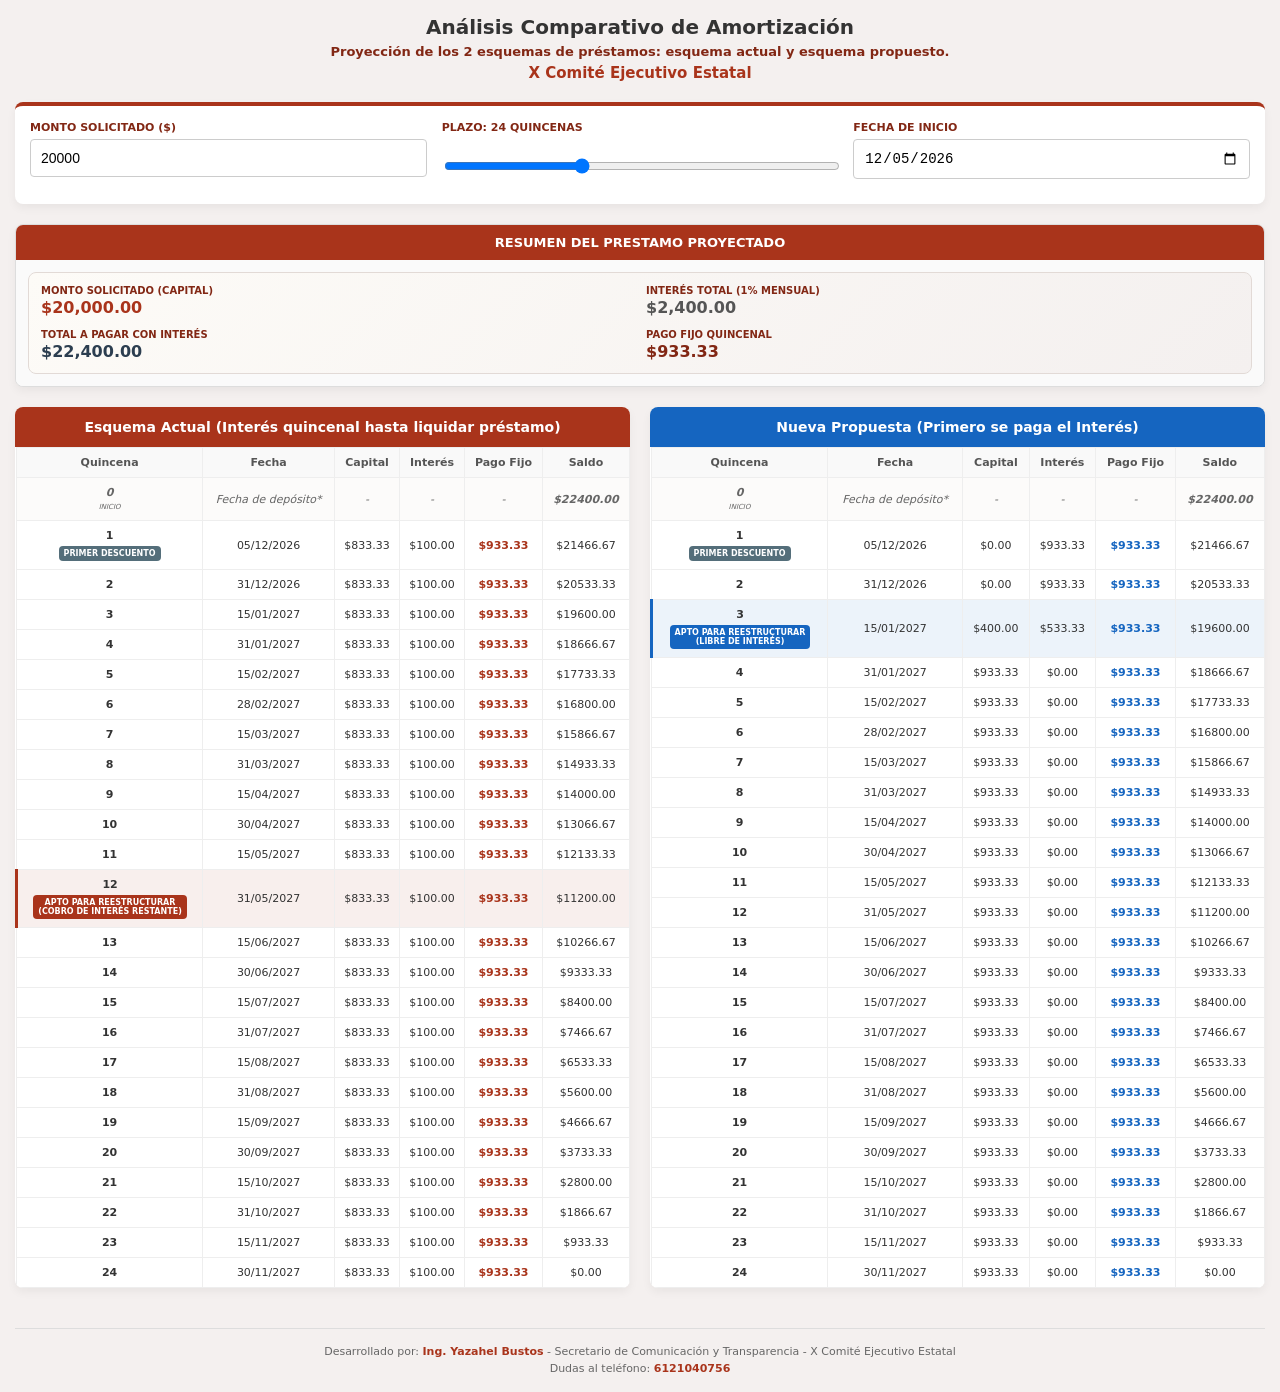
<file: prestamo/propuesta_prestamos.html>
<!DOCTYPE html>
<html lang="es">
<head>
    <meta charset="UTF-8">
    <meta name="viewport" content="width=device-width, initial-scale=1.0">
    <title>Comparativo de Préstamos - SUTCBEBCS</title>
    <style>
        :root {
            --primary: #A9341B;
            --primary-dark: #822714;
            --blue: #1565c0;
            --bg-color: #f4f0ef;
            --text: #333333;
        }
        * { box-sizing: border-box; }
        body { 
            font-family: 'Segoe UI', system-ui, -apple-system, sans-serif; 
            background: var(--bg-color); 
            margin: 0; 
            padding: 15px; 
            color: var(--text); 
            -webkit-text-size-adjust: 100%;
        }
        .header { text-align: center; margin-bottom: 20px; }
        .header h1 { font-size: 20px; color: var(--text); margin: 0; }
        .header h2 { color: var(--primary); font-size: 15px; margin: 5px 0 0 0; }
        .header h3 { color: var(--primary-dark); font-size: 13px; margin: 5px 0 0 0; }
        
        .controls { 
            background: white; 
            padding: 15px; 
            border-radius: 8px; 
            box-shadow: 0 4px 10px rgba(0,0,0,0.05); 
            margin-bottom: 20px; 
            display: grid; 
            grid-template-columns: repeat(3, 1fr); 
            gap: 15px; 
            border-top: 4px solid var(--primary); 
        }
        .field label { font-size: 11px; font-weight: bold; color: var(--primary-dark); display: block; margin-bottom: 5px; }
        .field input { width: 100%; padding: 10px; border: 1px solid #ccc; border-radius: 4px; box-sizing: border-box; font-size: 14px; }
        
        /* Estilos de Sección y Resumen Financiero */
        .section { border: 1px solid #dddddd; border-radius: 8px; margin-bottom: 20px; overflow: hidden; background: white; box-shadow: 0 4px 10px rgba(0,0,0,0.05); }
        .section-title { background: var(--primary); color: white; padding: 10px 15px; font-weight: 600; font-size: 13px; text-align: center; }
        .section-body { padding: 12px; background: rgba(250, 249, 249, 0.85); }
        
        .summary-box {
            display: grid;
            grid-template-columns: repeat(2, 1fr);
            gap: 12px;
            background: linear-gradient(135deg, #fdfbf7 0%, #f4f0ef 100%);
            border: 1px solid #e2dad6;
            border-radius: 8px;
            padding: 12px;
        }
        .summary-item {
            display: flex;
            flex-direction: column;
        }
        .summary-label {
            font-size: 10px;
            font-weight: 700;
            color: var(--primary-dark);
            text-transform: uppercase;
        }
        .summary-value {
            font-size: 16px;
            font-weight: bold;
            color: var(--text);
            margin-top: 2px;
        }

        .grid-container { display: grid; grid-template-columns: 1fr 1fr; gap: 20px; }
        
        .panel { background: white; border-radius: 8px; overflow: hidden; box-shadow: 0 4px 10px rgba(0,0,0,0.05); margin-bottom: 15px; }
        .panel-header { padding: 12px; color: white; text-align: center; font-weight: bold; font-size: 14px; }
        .bg-primary { background: var(--primary); }
        .bg-blue { background: var(--blue); }
        
        /* Contenedor con scroll táctil para las tablas en móviles */
        .table-responsive {
            width: 100%;
            overflow-x: auto;
            -webkit-overflow-scrolling: touch;
        }
        
        table { width: 100%; border-collapse: collapse; font-size: 11px; min-width: 480px; }
        th, td { border: 1px solid #eee; padding: 8px 6px; text-align: center; }
        th { background: #f9f9f9; color: #555; font-size: 11px; }
        
        /* Fila cero (Inicio) */
        .row-zero { background-color: #fcfbfa; font-style: italic; color: #666; }

        /* Resaltados Nueva Propuesta (Azul) */
        .reestructura-row { background-color: rgba(21, 101, 192, 0.08); border-left: 3px solid var(--blue); }
        .badge-reestructura { background: var(--blue); }
        
        /* Resaltados Esquema Actual (Rojo) */
        .reestructura-row-a { background-color: rgba(169, 52, 27, 0.08); border-left: 3px solid var(--primary); }
        .badge-reestructura-a { background: var(--primary); }

        /* Badge Primer Pago */
        .badge-primer { background: #546e7a; color: white; }

        .badge { font-size: 8px; padding: 3px 5px; border-radius: 4px; color: white; display: inline-block; margin-top: 4px; text-transform: uppercase; font-weight: bold;}
        
        /* Estilos del Footer */
        footer {
            text-align: center;
            margin-top: 25px;
            padding-top: 15px;
            border-top: 1px solid #dddddd;
            color: #666666;
            font-size: 11px;
            line-height: 1.5;
        }
        footer strong {
            color: var(--primary);
            font-weight: 700;
        }

        /* --- MEDIA QUERIES PARA ADAPTACIÓN MÓVIL EXACTA --- */
        @media(max-width: 900px) { 
            .grid-container { grid-template-columns: 1fr; } 
            .controls { grid-template-columns: 1fr; gap: 12px; } 
        }
        
        @media(max-width: 480px) {
            body { padding: 8px; }
            .header h1 { font-size: 17px; }
            .header h2 { font-size: 13px; }
            .header h3 { font-size: 11px; }
            .summary-box { grid-template-columns: 1fr; }
            .summary-value { font-size: 15px; }
        }
    </style>
</head>
<body>

<div class="header">
    <h1>Análisis Comparativo de Amortización</h1>
    <h3>Proyección de los 2 esquemas de préstamos: esquema actual y esquema propuesto.</h3> 
    <h2>X Comité Ejecutivo Estatal</h2>
</div>

<div class="controls">
    <div class="field">
        <label>MONTO SOLICITADO ($)</label>
        <input type="number" id="calc_monto" min="5000" max="60000" value="20000" oninput="calcularAmbos()">
    </div>
    <div class="field">
        <label>PLAZO: <span id="lbl_quincenas">24</span> QUINCENAS</label>
        <input type="range" id="calc_quincenas" min="6" max="60" value="24" oninput="calcularAmbos()" style="cursor:pointer; margin-top: 8px;">
    </div>
    <div class="field">
        <label>FECHA DE INICIO</label>
        <input type="date" id="calc_fecha" onchange="calcularAmbos()">
    </div>
</div>

<!-- Resumen Financiero Global -->
<div class="section">
    <div class="section-title">RESUMEN DEL PRESTAMO PROYECTADO</div>
    <div class="section-body">
        <div class="summary-box">
            <div class="summary-item">
                <span class="summary-label">Monto Solicitado (Capital)</span>
                <span id="res_capital" class="summary-value" style="color: var(--primary);">$0.00</span>
            </div>
            <div class="summary-item">
                <span class="summary-label">Interés Total (1% Mensual)</span>
                <span id="res_interes" class="summary-value" style="color: #555;">$0.00</span>
            </div>
            <div class="summary-item">
                <span class="summary-label">Total a Pagar con Interés</span>
                <span id="res_total" class="summary-value" style="color: #2c3e50;">$0.00</span>
            </div>
            <div class="summary-item">
                <span class="summary-label">Pago Fijo Quincenal</span>
                <span id="res_pago_q" class="summary-value" style="color: var(--primary-dark);">$0.00</span>
            </div>
        </div>
    </div>
</div>

<div class="grid-container">
    <!-- PANEL 1: ESQUEMA ACTUAL -->
    <div class="panel">
        <div class="panel-header bg-primary">Esquema Actual (Interés quincenal hasta liquidar préstamo)</div>
        <div class="table-responsive">
            <table>
                <thead>
                    <tr><th>Quincena</th><th>Fecha</th><th>Capital</th><th>Interés</th><th>Pago Fijo</th><th>Saldo</th></tr>
                </thead>
                <tbody id="tb_actual"></tbody>
            </table>
        </div>
    </div>

    <!-- PANEL 2: NUEVA PROPUESTA -->
    <div class="panel">
        <div class="panel-header bg-blue">Nueva Propuesta (Primero se paga el Interés)</div>
        <div class="table-responsive">
            <table>
                <thead>
                    <tr><th>Quincena</th><th>Fecha</th><th>Capital</th><th>Interés</th><th>Pago Fijo</th><th>Saldo</th></tr>
                </thead>
                <tbody id="tb_propuesta"></tbody>
            </table>
        </div>
    </div>
</div>

<footer>
    Desarrollado por: <strong>Ing. Yazahel Bustos</strong> - Secretario de Comunicación y Transparencia - X Comité Ejecutivo Estatal <br> Dudas al teléfono: <strong>6121040756</strong>
</footer>

<script>
    // Configuración de fechas inicial
    let hoy = new Date();
    document.getElementById('calc_fecha').value = hoy.toISOString().split('T')[0];

    // Validación automática al perder el foco (blur) para montos menores a $5,000
    document.getElementById('calc_monto').addEventListener('blur', function() {
        let montoVal = parseFloat(this.value);
        if (isNaN(montoVal) || montoVal < 5000) {
            this.value = 5000;
            calcularAmbos();
        }
    });

    function obtenerSiguienteQuincena(fechaStr) {
        let partes = fechaStr.split('-');
        let y = parseInt(partes[0]), m = parseInt(partes[1]) - 1, d = parseInt(partes[2]);
        let next = d <= 15 ? new Date(y, m + 1, 0) : new Date(y, m + 1, 15);
        return next.toISOString().split('T')[0];
    }
    
    function formatearFecha(f) {
        let p = f.split('-'); return `${p[2]}/${p[1]}/${p[0]}`;
    }

    function calcularAmbos() {
        let montoInput = document.getElementById('calc_monto');
        let monto = parseFloat(montoInput.value) || 0;
        
        // Limitar estrictamente al máximo permitido en tiempo real ($60,000)
        if (monto > 60000) {
            monto = 60000;
            montoInput.value = 60000;
        }
        
        let quincenas = parseInt(document.getElementById('calc_quincenas').value);
        document.getElementById('lbl_quincenas').textContent = quincenas;
        let fecha = document.getElementById('calc_fecha').value;

        let interesTotal = monto * 0.01 * (quincenas / 2);
        let totalPagar = monto + interesTotal;
        let pagoFijo = quincenas > 0 ? totalPagar / quincenas : 0;

        // Actualizar valores en el Resumen Financiero Global
        document.getElementById('res_capital').textContent = '$' + monto.toLocaleString('es-MX', {minimumFractionDigits: 2, maximumFractionDigits: 2});
        document.getElementById('res_interes').textContent = '$' + interesTotal.toLocaleString('es-MX', {minimumFractionDigits: 2, maximumFractionDigits: 2});
        document.getElementById('res_total').textContent = '$' + totalPagar.toLocaleString('es-MX', {minimumFractionDigits: 2, maximumFractionDigits: 2});
        document.getElementById('res_pago_q').textContent = '$' + pagoFijo.toLocaleString('es-MX', {minimumFractionDigits: 2, maximumFractionDigits: 2});

        let fechas = [];
        let fTemp = fecha;
        for(let i=0; i<quincenas; i++) {
            fechas.push(fTemp);
            fTemp = obtenerSiguienteQuincena(fTemp);
        }

        let tbActual = document.getElementById('tb_actual');
        let tbPropuesta = document.getElementById('tb_propuesta');
        tbActual.innerHTML = ''; tbPropuesta.innerHTML = '';

        // --- FILA 0: INICIO DEL PRÉSTAMO (Común para ambos paneles) ---
        let filaCeroHtml = `
            <tr class="row-zero">
                <td><b>0</b><br><span style="font-size: 7px; text-transform: uppercase;">Inicio</span></td>
                <td>Fecha de depósito*</td>
                <td>-</td>
                <td>-</td>
                <td>-</td>
                <td><b>$${totalPagar.toFixed(2)}</b></td>
            </tr>
        `;
        tbActual.innerHTML += filaCeroHtml;
        tbPropuesta.innerHTML += filaCeroHtml;

        // Variables comunes
        let umbral = monto / 2;

        // Variables Esquema Actual
        let capQ = monto / quincenas, intQ = interesTotal / quincenas;
        let saldoA = monto + interesTotal;
        let capitalPendienteA = monto;
        let mostroReestructuraA = false;

        // Variables Nueva Propuesta
        let interesPendiente = interesTotal;
        let capitalPendiente = monto;
        let saldoP = monto + interesTotal;
        let mostroReestructura = false;

        for(let i=1; i<=quincenas; i++) {
            
            // Badge genérico para la quincena 1
            let badgePrimerPagoHtml = (i === 1) ? `<br><span class="badge badge-primer">Primer descuento</span>` : '';

            // ----- LÓGICA Y RENDERIZADO: ESQUEMA ACTUAL -----
            saldoA -= pagoFijo; if(saldoA < 0.01) saldoA = 0;
            capitalPendienteA -= capQ;

            let esReestructuraA = false;
            // Detona al 50% del capital
            if(capitalPendienteA <= (umbral + 0.01) && !mostroReestructuraA && i !== quincenas) {
                esReestructuraA = true; 
                mostroReestructuraA = true;
            }

            let claseA = esReestructuraA ? 'reestructura-row-a' : '';
            let badgeHtmlA = esReestructuraA ? `<br><span class="badge badge-reestructura-a">Apto para reestructurar<br>(cobro de interés restante)</span>` : '';

            tbActual.innerHTML += `<tr class="${claseA}">
                <td><b>${i}</b> ${badgePrimerPagoHtml} ${badgeHtmlA}</td><td>${formatearFecha(fechas[i-1])}</td>
                <td>$${capQ.toFixed(2)}</td><td>$${intQ.toFixed(2)}</td>
                <td style="color:var(--primary); font-weight:bold;">$${pagoFijo.toFixed(2)}</td>
                <td>$${saldoA.toFixed(2)}</td>
            </tr>`;

            // ----- LÓGICA Y RENDERIZADO: NUEVA PROPUESTA -----
            let capFila = 0, intFila = 0;
            
            if(interesPendiente > 0) {
                if(interesPendiente >= (pagoFijo - 0.01)) { // Tolerancia decimal
                    intFila = pagoFijo; 
                    interesPendiente -= pagoFijo;
                } else {
                    intFila = interesPendiente; 
                    capFila = pagoFijo - interesPendiente; 
                    interesPendiente = 0; 
                    capitalPendiente -= capFila;
                }
            } else { 
                capFila = pagoFijo; 
                capitalPendiente -= capFila; 
            }
            
            if(interesPendiente < 0.01) interesPendiente = 0;
            saldoP -= pagoFijo; if(saldoP < 0.01) saldoP = 0;

            let esReestructura = false;
            // Detona en cuanto el interés se liquida a $0.00
            if(interesPendiente === 0 && !mostroReestructura && i !== quincenas) {
                esReestructura = true; 
                mostroReestructura = true;
            }

            let claseP = esReestructura ? 'reestructura-row' : '';
            let badgeHtml = esReestructura ? `<br><span class="badge badge-reestructura">Apto para reestructurar<br>(Libre de Interés)</span>` : '';

            tbPropuesta.innerHTML += `<tr class="${claseP}">
                <td><b>${i}</b> ${badgePrimerPagoHtml} ${badgeHtml}</td><td>${formatearFecha(fechas[i-1])}</td>
                <td>$${capFila.toFixed(2)}</td><td>$${intFila.toFixed(2)}</td>
                <td style="color:var(--blue); font-weight:bold;">$${pagoFijo.toFixed(2)}</td>
                <td>$${saldoP.toFixed(2)}</td>
            </tr>`;
        }
    }
    
    calcularAmbos();
</script>
</body>
</html>
</file>
<file: prestamo/style.css>
:root {
    --primary: #A9341B;
    --primary-light: #c04f37;
    --primary-dark: #822714;
    --bg-color: #f4f0ef;
    --surface: #ffffff;
    --text: #333333;
    --border: #dddddd;
}
* { box-sizing: border-box; }
body {
    background-color: var(--bg-color);
    font-family: 'Segoe UI', system-ui, sans-serif;
    margin: 0; padding: 20px 10px; color: var(--text);
}
.app-container {
    max-width: 900px; margin: 0 auto;
}
.top-bar, .bottom-bar {
    text-align: center; margin: 20px 0;
}
.btn {
    background-color: var(--primary); color: white;
    border: none; padding: 12px 24px; font-size: 16px;
    border-radius: 8px; cursor: pointer; font-weight: 600;
    transition: background 0.3s;
    box-shadow: 0 4px 6px rgba(0,0,0,0.1);
    display: inline-flex; align-items: center; gap: 8px;
    width: 100%; justify-content: center;
}
@media(min-width: 768px) { .btn { width: auto; } }
.btn:hover { background-color: var(--primary-dark); }
.btn-secondary {
    background-color: var(--surface); color: var(--primary);
    border: 2px solid var(--primary); box-shadow: none;
}
.btn-secondary:hover { background-color: var(--primary); color: white; }

.logo-institucional { position: absolute; top: 0; left: 0; width: 75px; z-index: 2; }
.sheet { position: relative; padding: 15px; background: white; border-radius: 8px; box-shadow: 0 4px 10px rgba(0,0,0,0.05); }
.sheet::before {
    content: ""; position: absolute; top: 0; left: 0; right: 0; bottom: 0;
    background: url('logo.svg') no-repeat center center;
    background-size: 65%; opacity: 0.05; pointer-events: none; z-index: 0;
}

.header { text-align: center; border-bottom: 3px solid var(--primary); padding-bottom: 15px; margin-bottom: 25px; position: relative; z-index: 1;}
.header h1 { font-size: 20px; margin: 0 0 5px 0; }
.header h2 { color: var(--primary); font-size: 16px; margin: 0 0 5px 0; font-weight: bold; }
@media(min-width: 768px) { .header h1 { font-size: 24px; } .header h2 { font-size: 18px; } }

.section { border: 1px solid var(--border); border-radius: 8px; margin-bottom: 25px; overflow: hidden; position: relative; z-index: 1;}
.section-title { background: var(--primary); color: white; padding: 10px 15px; font-weight: 600; font-size: 15px; text-align: center; }
.section-title-main { color: var(--primary); padding: 10px 15px; font-size: 18px; text-align: center; font-weight: bold; position: relative; z-index: 1;}
.section-body { padding: 20px; background: rgba(250, 249, 249, 0.85); }

.grid { display: grid; grid-template-columns: repeat(12, 1fr); gap: 15px; }
.field { display: flex; flex-direction: column; grid-column: span 12; }
@media(min-width: 768px) {
    .col-span-12 { grid-column: span 12; }
    .col-span-8 { grid-column: span 8; }
    .col-span-6 { grid-column: span 6; }
    .col-span-4 { grid-column: span 4; }
    .col-span-3 { grid-column: span 3; }
    .col-span-2 { grid-column: span 2; }
}

.field label { font-size: 12px; font-weight: 700; margin-bottom: 5px; color: var(--primary-dark); text-transform: uppercase; }
.field input, .field select { padding: 10px; border: 1px solid #ccc; border-radius: 4px; font-size: 14px; background: rgba(255, 255, 255, 0.9); box-sizing: border-box; width: 100%; }
.field input:focus, .field select:focus { outline: none; border-color: var(--primary); box-shadow: 0 0 0 3px rgba(169, 52, 27, 0.15); }
.readonly { background-color: rgba(238, 238, 238, 0.8) !important; cursor: not-allowed; }

.slider-wrapper { display: flex; align-items: center; gap: 15px; background: white; padding: 10px 15px; border-radius: 6px; border: 1px solid #ccc; }
@media(max-width: 768px) { .slider-wrapper { flex-direction: column; align-items: stretch; } }
input[type=range] { flex: 1; accent-color: var(--primary); }

.status-badge { padding: 5px 10px; border-radius: 4px; font-weight: bold; font-size: 12px; text-align: center; white-space: nowrap; }
.status-corto { background: #e3f2fd; color: #1565c0; }
.status-largo { background: #fff3e0; color: #e65100; }
.warning { color: #d32f2f; font-size: 12px; margin-top: 5px; font-weight: 600; text-align: center;}
</file>
